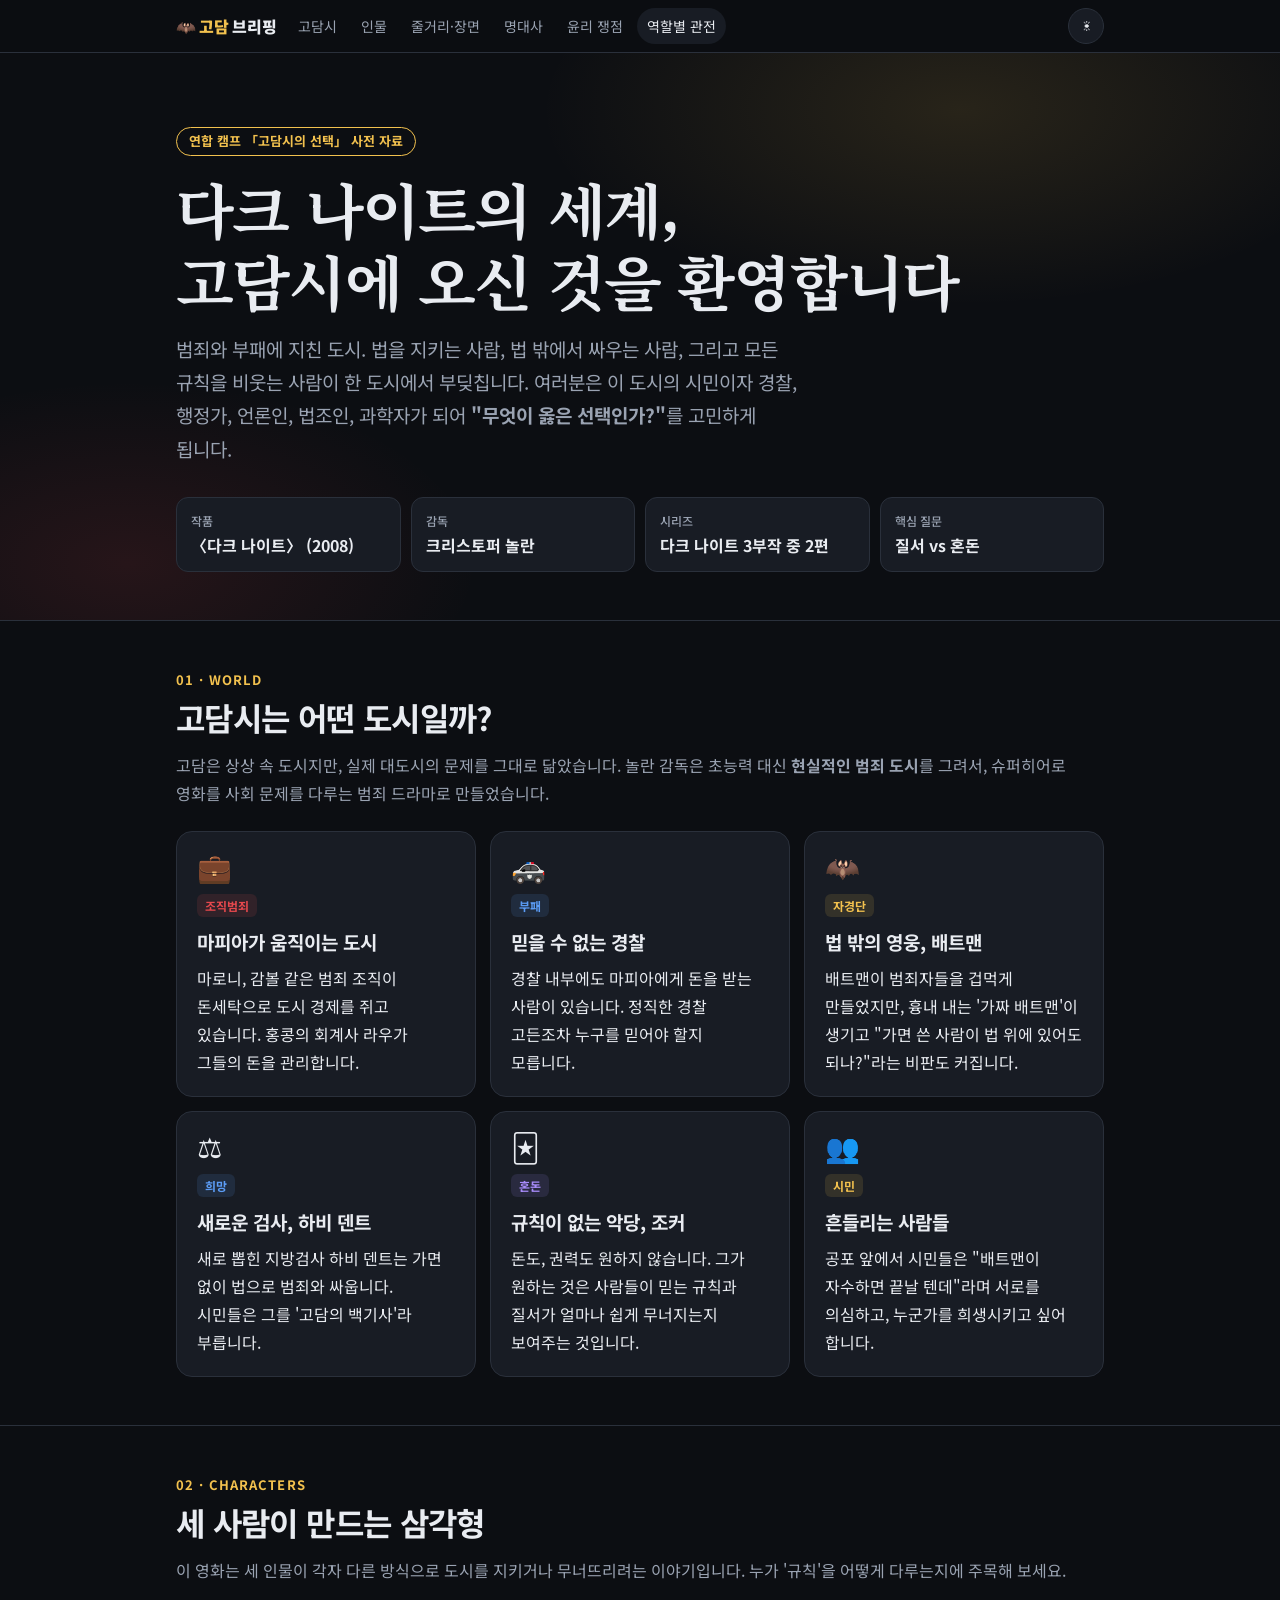
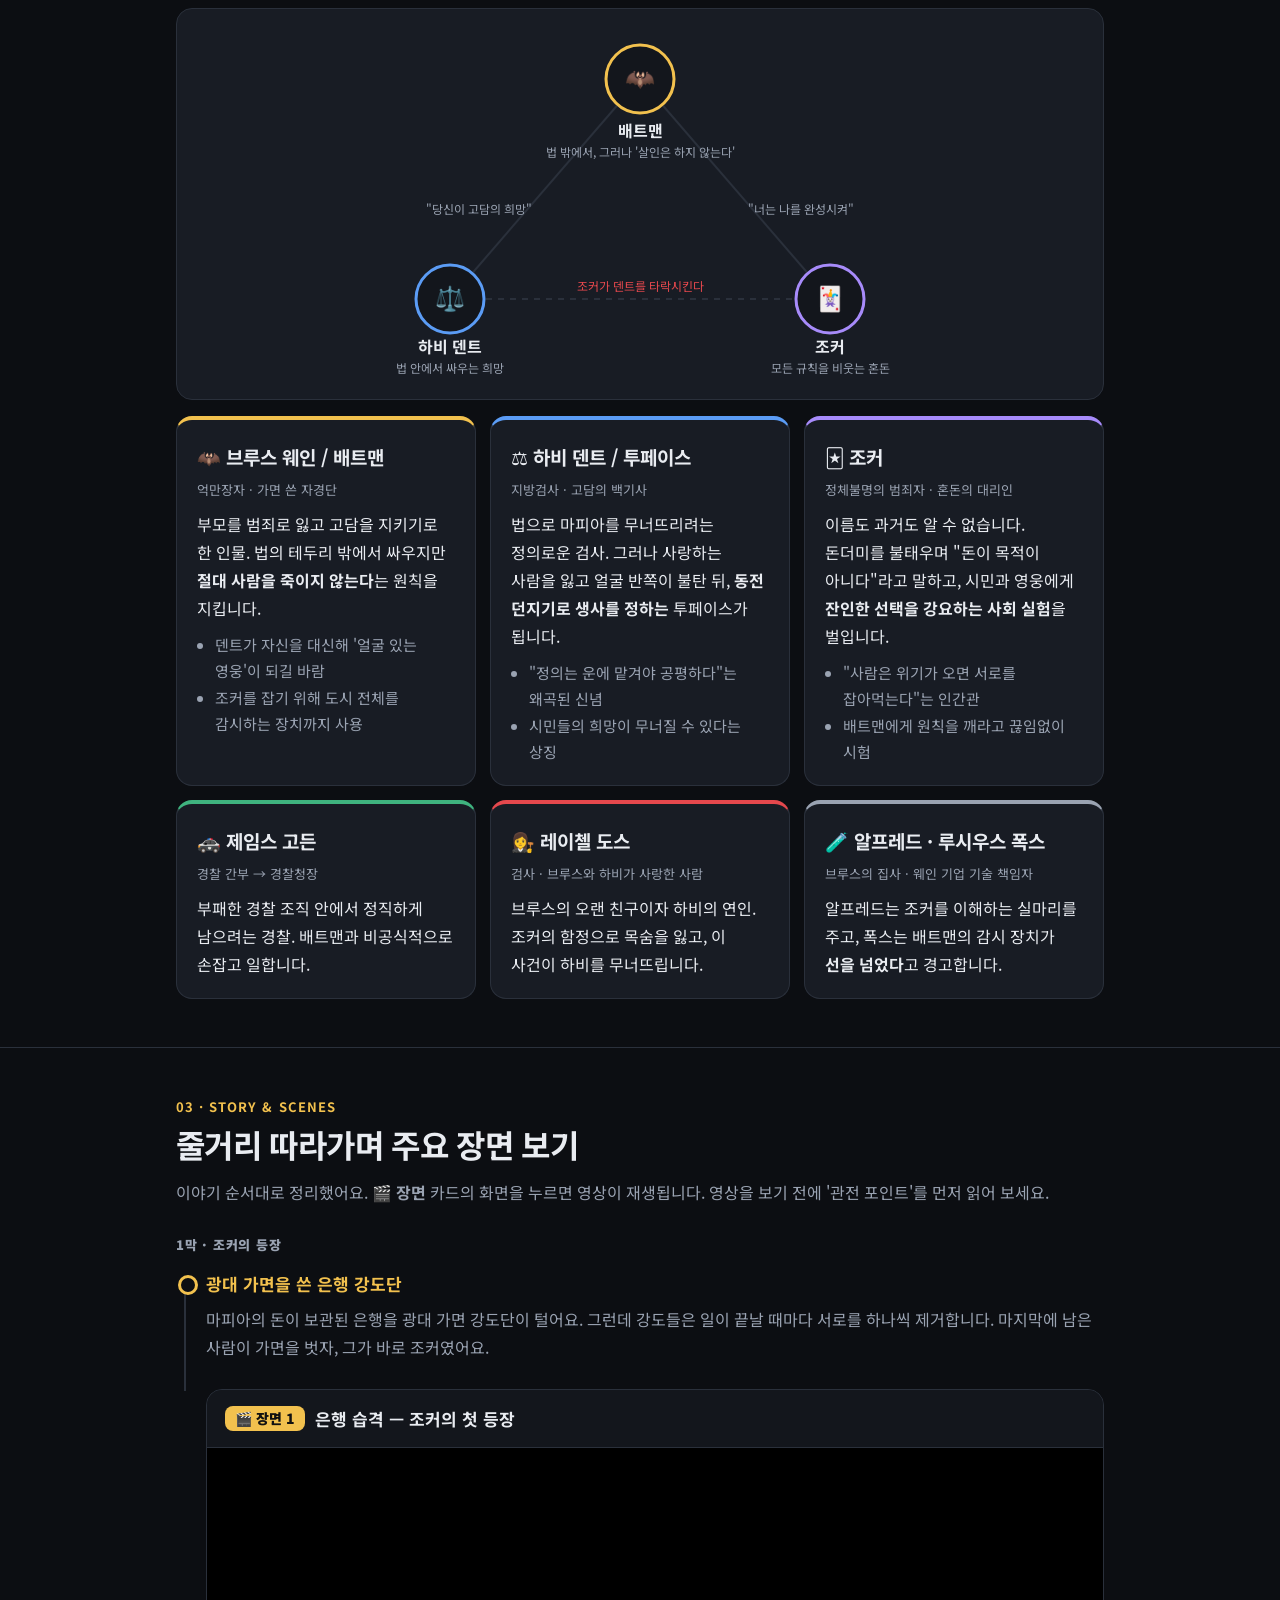
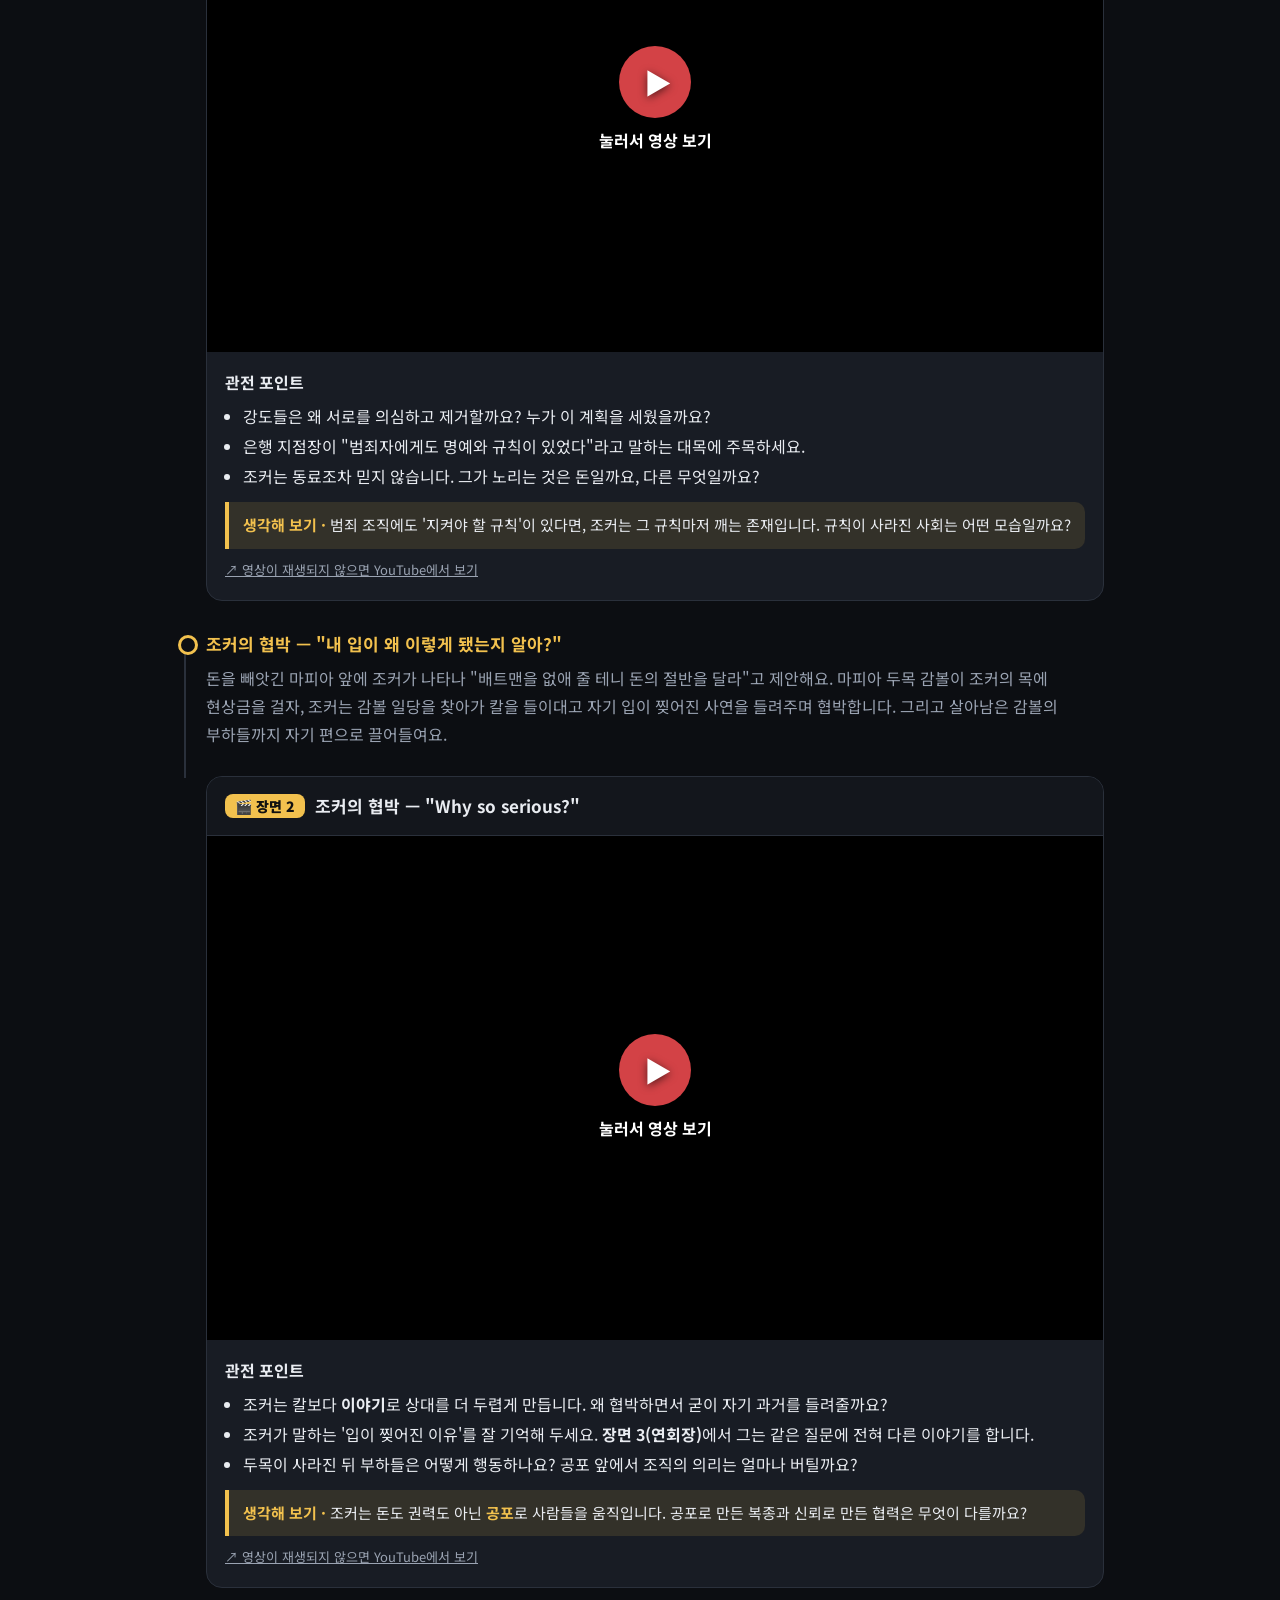
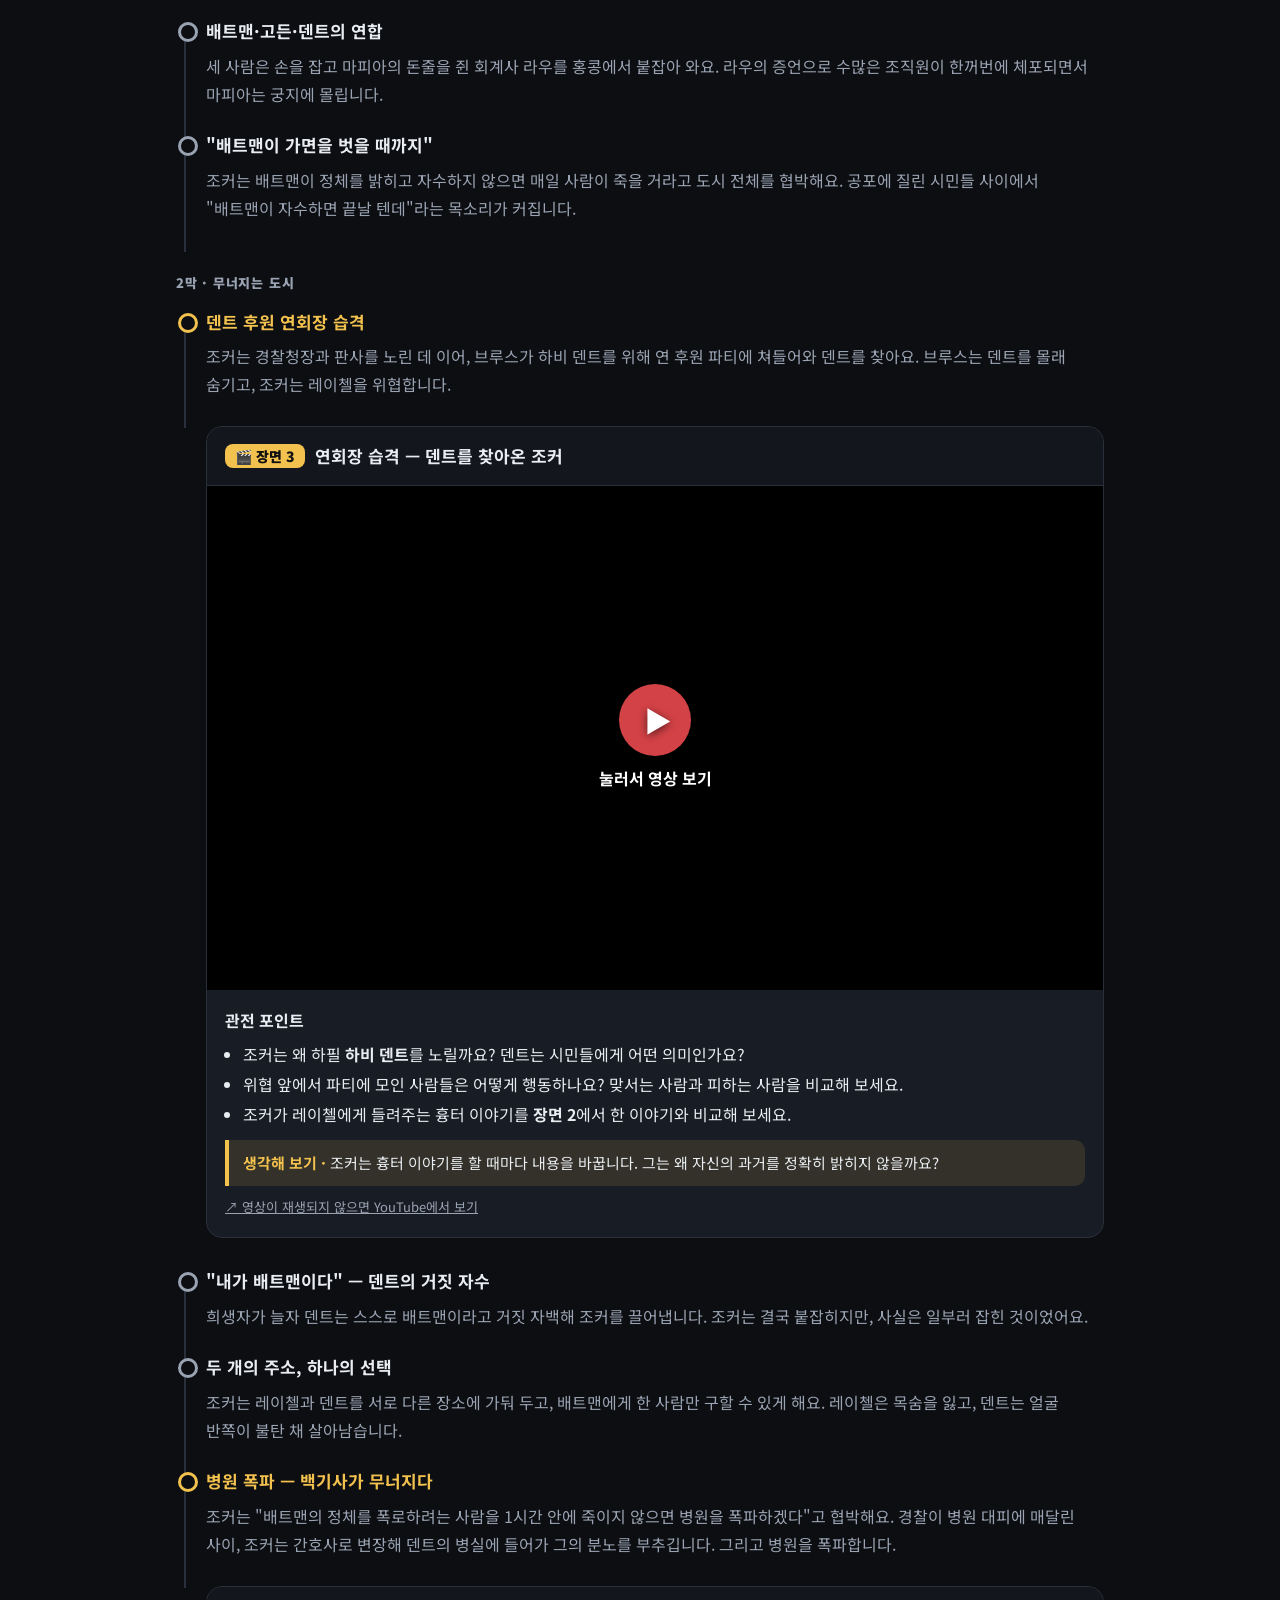
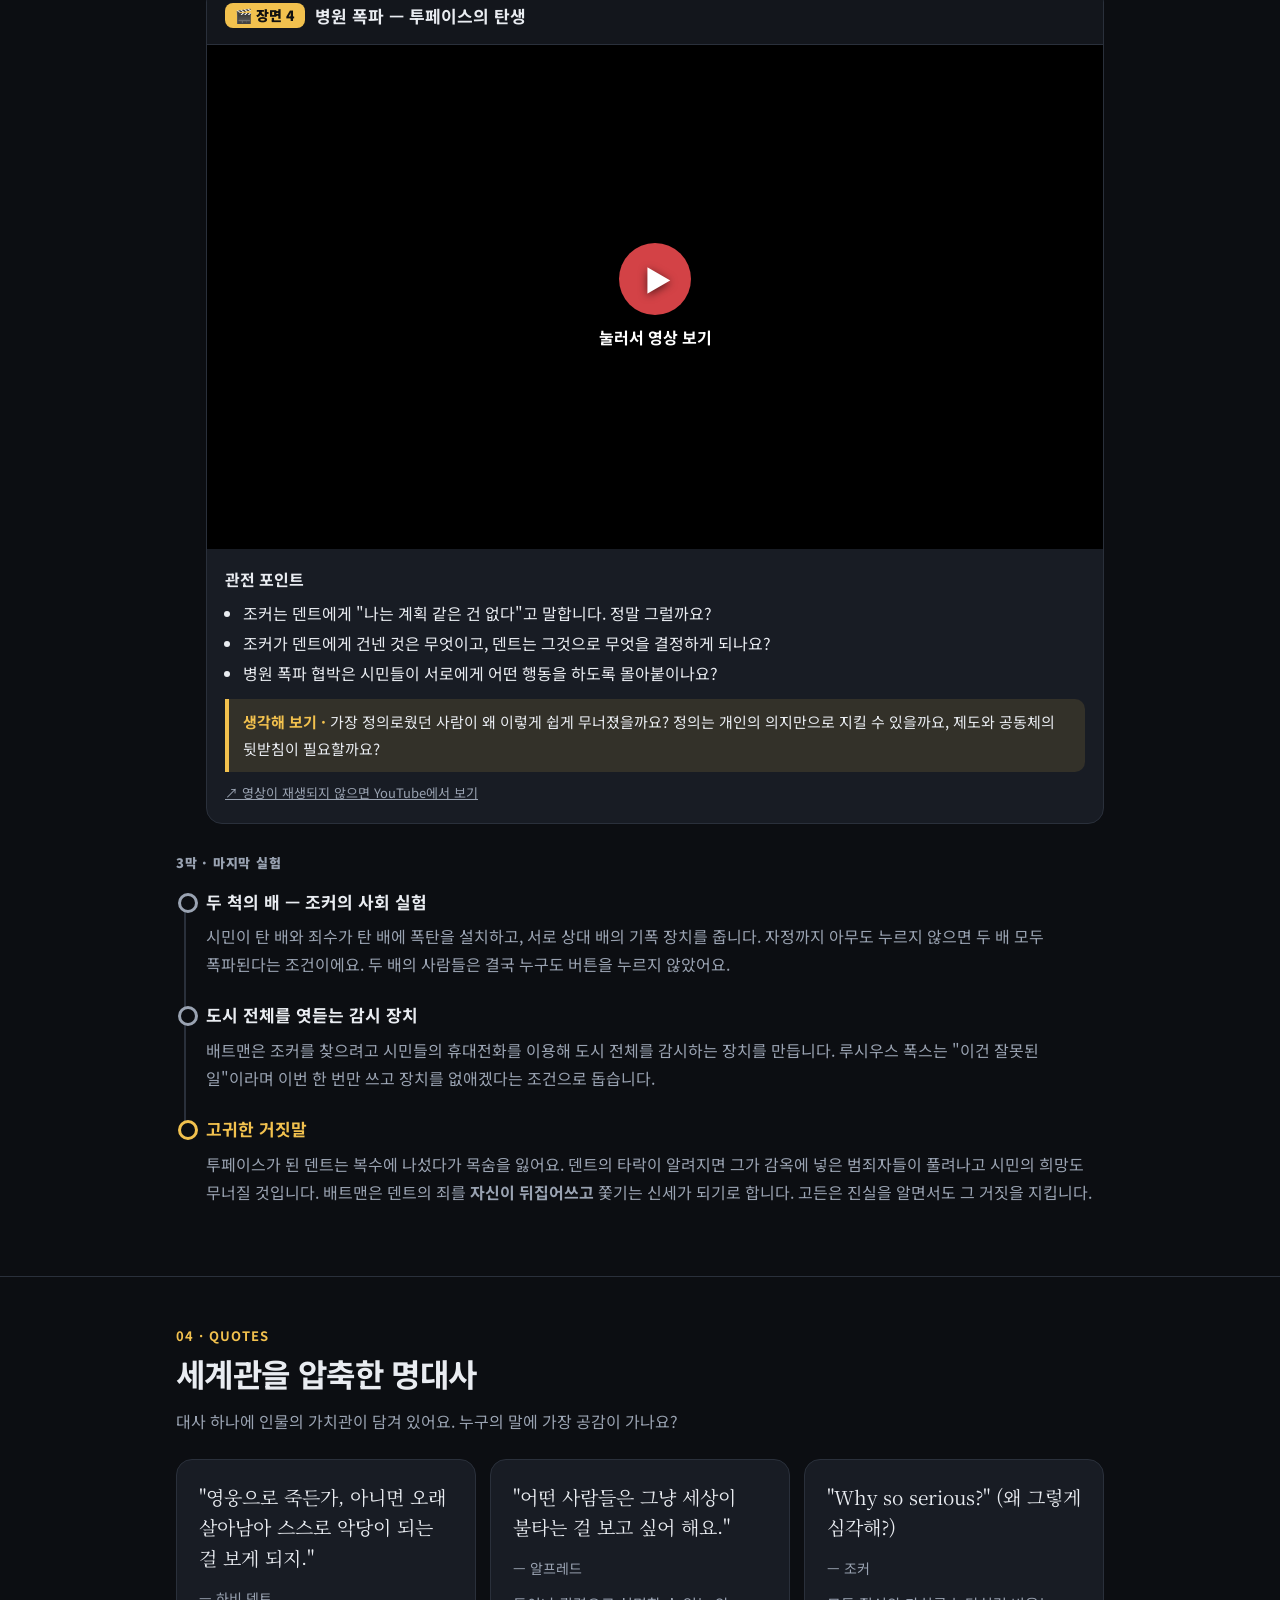
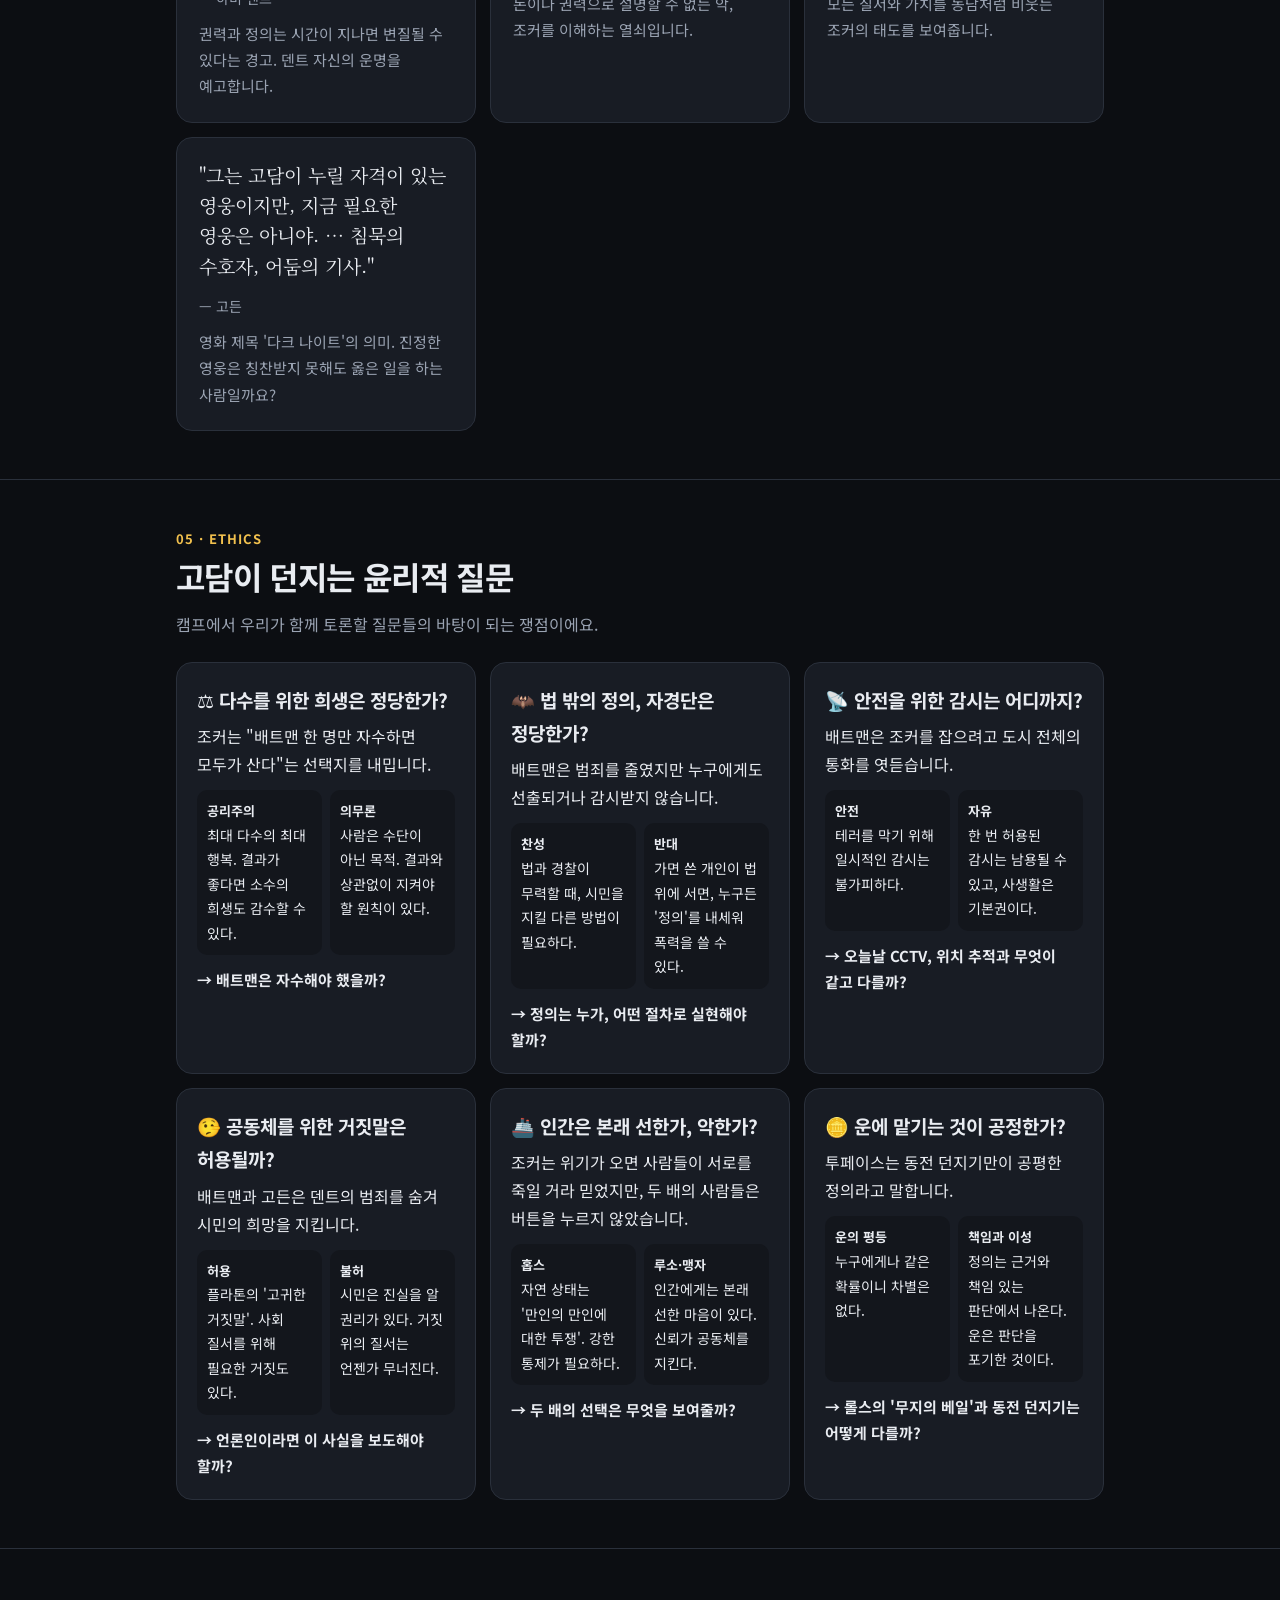
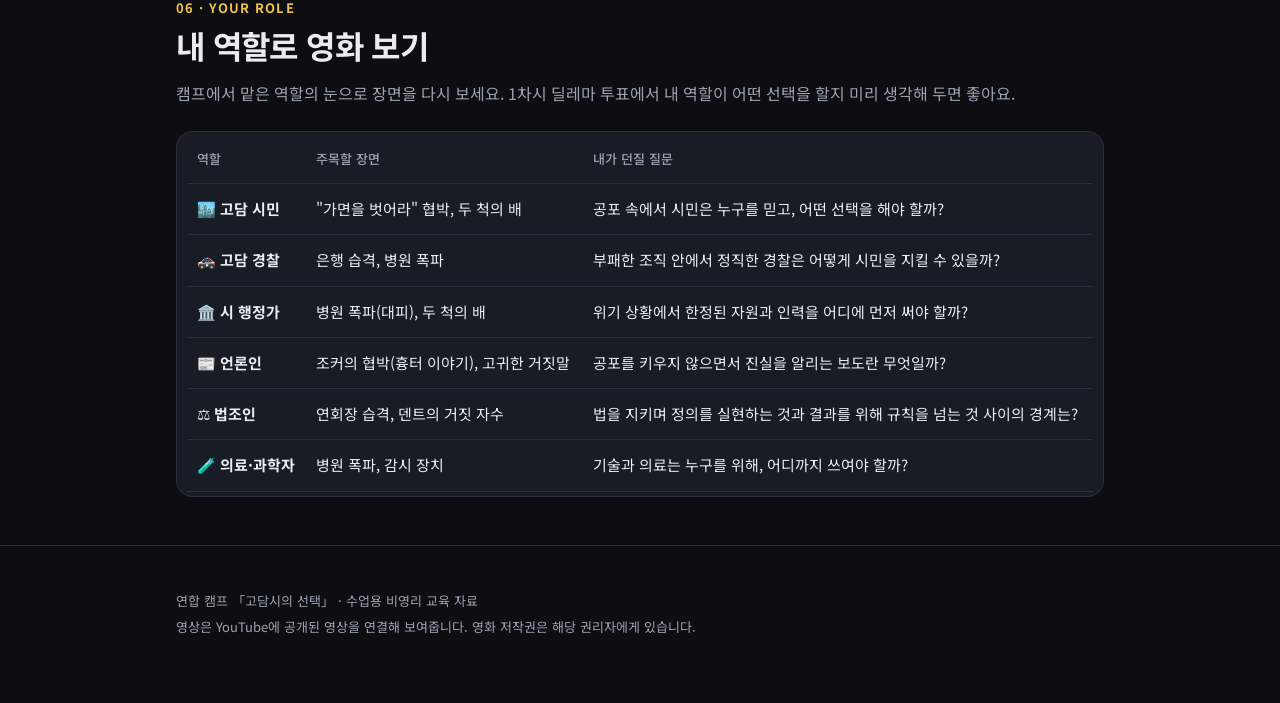
<file: darkknight.html>
<!doctype html>
<html lang="ko">
<head>
<meta charset="utf-8">
<meta name="viewport" content="width=device-width, initial-scale=1">
<title>다크 나이트 세계관</title>
<meta name="description" content="연합 캠프 「고담시의 선택」 사전 자료 — 영화 〈다크 나이트〉(2008)의 세계관, 인물, 줄거리와 주요 장면 영상">
<link rel="preconnect" href="https://fonts.googleapis.com">
<link rel="preconnect" href="https://fonts.gstatic.com" crossorigin>
<link href="https://fonts.googleapis.com/css2?family=Noto+Sans+KR:wght@400;500;700;900&family=Noto+Serif+KR:wght@700;900&display=swap" rel="stylesheet">
<style>
:root{
  --bg:#0c0e12; --bg2:#13161c; --card:#181c24; --line:#2a303b;
  --text:#e9ecf1; --muted:#9aa3b2; --gold:#f2c14e; --gold-soft:rgba(242,193,78,.12);
  --red:#e5484d; --red-soft:rgba(229,72,77,.12); --blue:#5b9cf5; --blue-soft:rgba(91,156,245,.12);
  --green:#3fb37f; --purple:#a78bfa; --purple-soft:rgba(167,139,250,.12);
  --radius:16px; --max:960px;
}
:root[data-theme="light"]{
  --bg:#f5f3ee; --bg2:#ebe8e1; --card:#ffffff; --line:#dcd7cc;
  --text:#1b1d22; --muted:#5d6472; --gold:#a86f00; --gold-soft:rgba(168,111,0,.10);
  --red:#c9302c; --red-soft:rgba(201,48,44,.08); --blue:#2563c9; --blue-soft:rgba(37,99,201,.08);
  --green:#1d8a5a; --purple:#6d4fd1; --purple-soft:rgba(109,79,209,.08);
}
*{box-sizing:border-box}
html{scroll-behavior:smooth}
body{margin:0;background:var(--bg);color:var(--text);font-family:"Noto Sans KR",system-ui,sans-serif;line-height:1.75;font-size:16px;-webkit-font-smoothing:antialiased;word-break:keep-all}
a{color:var(--gold)}
.wrap{max-width:var(--max);margin:0 auto;padding:0 16px}

/* top bar */
.top{position:sticky;top:0;z-index:20;background:color-mix(in srgb,var(--bg) 88%,transparent);backdrop-filter:blur(8px);border-bottom:1px solid var(--line)}
.top .wrap{display:flex;align-items:center;gap:12px;height:52px}
.brand{font-weight:900;letter-spacing:-.02em;white-space:nowrap}
.brand span{color:var(--gold)}
.toc{display:flex;gap:4px;overflow-x:auto;scrollbar-width:none;flex:1}
.toc::-webkit-scrollbar{display:none}
.toc a{color:var(--muted);text-decoration:none;font-size:14px;padding:6px 10px;border-radius:999px;white-space:nowrap}
.toc a:hover,.toc a.on{color:var(--text);background:var(--card)}
.theme{border:1px solid var(--line);background:var(--card);color:var(--text);border-radius:999px;width:36px;height:36px;cursor:pointer;flex-shrink:0}

/* hero */
.hero{padding:72px 0 48px;position:relative;overflow:hidden}
.hero::before{content:"";position:absolute;inset:0;background:radial-gradient(600px 280px at 75% 10%,var(--gold-soft),transparent 70%),radial-gradient(500px 260px at 10% 90%,var(--red-soft),transparent 70%);pointer-events:none}
.kicker{display:inline-block;font-size:13px;font-weight:700;color:var(--gold);border:1px solid var(--gold);border-radius:999px;padding:2px 12px;margin-bottom:16px}
h1{font-family:"Noto Serif KR",serif;font-size:clamp(34px,7vw,60px);line-height:1.2;margin:0 0 16px;letter-spacing:-.03em}
.hero p.lead{font-size:clamp(16px,2.4vw,19px);color:var(--muted);max-width:640px;margin:0}
.facts{display:grid;grid-template-columns:repeat(auto-fit,minmax(150px,1fr));gap:10px;margin-top:32px}
.fact{background:var(--card);border:1px solid var(--line);border-radius:12px;padding:12px 14px}
.fact b{display:block;font-size:12px;color:var(--muted);font-weight:500}
.fact span{font-weight:700}

/* sections */
section{padding:48px 0;border-top:1px solid var(--line)}
.sec-no{font-size:13px;font-weight:700;color:var(--gold);letter-spacing:.08em}
h2{font-size:clamp(24px,4vw,32px);line-height:1.35;margin:4px 0 12px;letter-spacing:-.02em}
h3{font-size:19px;margin:0 0 6px}
.sub{color:var(--muted);margin:0 0 24px}
.grid{display:grid;gap:14px}
.g2{grid-template-columns:repeat(auto-fit,minmax(260px,1fr))}
.g3{grid-template-columns:repeat(auto-fit,minmax(270px,1fr))}
.card{background:var(--card);border:1px solid var(--line);border-radius:var(--radius);padding:20px}
.card p{margin:0}
.card .ico{font-size:28px;line-height:1;margin-bottom:10px}
.tag{display:inline-block;font-size:12px;font-weight:700;border-radius:6px;padding:1px 8px;margin-bottom:8px}
.t-gold{background:var(--gold-soft);color:var(--gold)}
.t-red{background:var(--red-soft);color:var(--red)}
.t-blue{background:var(--blue-soft);color:var(--blue)}
.t-purple{background:var(--purple-soft);color:var(--purple)}
.person{border-top:4px solid var(--c,var(--line))}
.person .role{font-size:13px;color:var(--muted);margin-bottom:8px}
.person ul{margin:10px 0 0;padding-left:18px;color:var(--muted);font-size:15px}

/* triangle */
.tri{display:grid;grid-template-columns:1fr;gap:12px;margin:8px 0 0}
.tri svg{width:100%;max-width:560px;height:auto;display:block;margin:0 auto}
.tri text{font-family:"Noto Sans KR",sans-serif}

/* timeline */
.timeline{position:relative;margin-top:8px}
.act{font-size:13px;font-weight:900;color:var(--muted);letter-spacing:.06em;margin:28px 0 12px}
.step{position:relative;padding:0 0 22px 30px}
.step::before{content:"";position:absolute;left:8px;top:8px;bottom:-8px;width:2px;background:var(--line)}
.step:last-child::before{display:none}
.step::after{content:"";position:absolute;left:2px;top:6px;width:14px;height:14px;border-radius:50%;background:var(--bg);border:3px solid var(--dot,var(--muted))}
.step h3{font-size:17px}
.step p{margin:0;color:var(--muted)}
.step.key{--dot:var(--gold)}
.step.key h3{color:var(--gold)}

/* scene */
.scene{background:var(--card);border:1px solid var(--line);border-radius:var(--radius);overflow:hidden;margin:6px 0 28px 30px}
.scene-head{display:flex;align-items:center;gap:10px;padding:14px 18px;border-bottom:1px solid var(--line);background:var(--bg2)}
.scene-no{background:var(--gold);color:#111;font-weight:900;border-radius:8px;padding:0 10px;font-size:14px;white-space:nowrap}
.scene-head h4{margin:0;font-size:17px}
.video{position:relative;aspect-ratio:16/9;background:#000;cursor:pointer}
.video img{width:100%;height:100%;object-fit:cover;display:block;opacity:.75;transition:opacity .2s}
.video:hover img{opacity:.95}
.video .play{position:absolute;inset:0;display:flex;align-items:center;justify-content:center;flex-direction:column;gap:8px;color:#fff;font-weight:700;text-shadow:0 2px 8px rgba(0,0,0,.6)}
.video .play i{width:72px;height:72px;border-radius:50%;background:rgba(229,72,77,.92);display:flex;align-items:center;justify-content:center;font-style:normal;font-size:28px;padding-left:5px;box-shadow:0 6px 24px rgba(0,0,0,.4)}
.video iframe{position:absolute;inset:0;width:100%;height:100%;border:0}
.scene-body{padding:16px 18px 18px}
.scene-body .watch{font-weight:700;margin:0 0 6px}
.scene-body ul{margin:0 0 12px;padding-left:18px}
.scene-body li{margin:2px 0}
.q{background:var(--gold-soft);border-left:4px solid var(--gold);border-radius:0 10px 10px 0;padding:10px 14px;font-size:15px}
.q b{color:var(--gold)}
.ext{display:inline-block;margin-top:10px;font-size:13px;color:var(--muted)}

/* quotes */
.quote{background:var(--card);border:1px solid var(--line);border-radius:var(--radius);padding:22px}
.quote blockquote{margin:0 0 10px;font-family:"Noto Serif KR",serif;font-size:19px;line-height:1.6}
.quote cite{font-style:normal;color:var(--muted);font-size:14px}
.quote p{margin:10px 0 0;font-size:15px;color:var(--muted)}

/* themes */
.theme-card h3{display:flex;gap:8px;align-items:center}
.theme-card .vs{display:grid;grid-template-columns:1fr 1fr;gap:8px;margin:12px 0}
.theme-card .vs div{background:var(--bg2);border-radius:10px;padding:10px;font-size:14px}
.theme-card .vs b{display:block;font-size:13px}
.theme-card .ask{font-weight:700;font-size:15px;margin-top:10px}

/* role table */
.roles{width:100%;border-collapse:collapse;font-size:15px}
.roles th,.roles td{text-align:left;padding:12px 10px;border-bottom:1px solid var(--line);vertical-align:top}
.roles th{font-size:13px;color:var(--muted);font-weight:500}
.roles td:first-child{white-space:nowrap;font-weight:700}
.table-wrap{overflow-x:auto;background:var(--card);border:1px solid var(--line);border-radius:var(--radius);padding:4px 10px}

footer{padding:40px 0 60px;border-top:1px solid var(--line);color:var(--muted);font-size:13px}
footer p{margin:4px 0}

@media (max-width:600px){
  .scene{margin-left:0}
  .brand small{display:none}
  .theme-card .vs{grid-template-columns:1fr}
}
@media print{
  .top,.video,.theme{display:none}
  body{background:#fff;color:#000}
}
</style>
</head>
<body>

<header class="top">
  <div class="wrap">
    <div class="brand">🦇 <span>고담</span> 브리핑</div>
    <nav class="toc" id="toc">
      <a href="#world">고담시</a>
      <a href="#people">인물</a>
      <a href="#story">줄거리·장면</a>
      <a href="#quotes">명대사</a>
      <a href="#ethics">윤리 쟁점</a>
      <a href="#roles">역할별 관전</a>
    </nav>
    <button class="theme" id="themeBtn" aria-label="밝은/어두운 테마 바꾸기">☾</button>
  </div>
</header>

<main>
  <!-- HERO -->
  <div class="hero">
    <div class="wrap" style="position:relative">
      <span class="kicker">연합 캠프 「고담시의 선택」 사전 자료</span>
      <h1>다크 나이트의 세계,<br>고담시에 오신 것을 환영합니다</h1>
      <p class="lead">범죄와 부패에 지친 도시. 법을 지키는 사람, 법 밖에서 싸우는 사람, 그리고 모든 규칙을 비웃는 사람이 한 도시에서 부딪칩니다. 여러분은 이 도시의 시민이자 경찰, 행정가, 언론인, 법조인, 과학자가 되어 <b>"무엇이 옳은 선택인가?"</b>를 고민하게 됩니다.</p>
      <div class="facts">
        <div class="fact"><b>작품</b><span>〈다크 나이트〉 (2008)</span></div>
        <div class="fact"><b>감독</b><span>크리스토퍼 놀란</span></div>
        <div class="fact"><b>시리즈</b><span>다크 나이트 3부작 중 2편</span></div>
        <div class="fact"><b>핵심 질문</b><span>질서 vs 혼돈</span></div>
      </div>
    </div>
  </div>

  <!-- 1. WORLD -->
  <section id="world">
    <div class="wrap">
      <div class="sec-no">01 · WORLD</div>
      <h2>고담시는 어떤 도시일까?</h2>
      <p class="sub">고담은 상상 속 도시지만, 실제 대도시의 문제를 그대로 닮았습니다. 놀란 감독은 초능력 대신 <b>현실적인 범죄 도시</b>를 그려서, 슈퍼히어로 영화를 사회 문제를 다루는 범죄 드라마로 만들었습니다.</p>
      <div class="grid g3">
        <div class="card"><div class="ico">💼</div><span class="tag t-red">조직범죄</span><h3>마피아가 움직이는 도시</h3><p>마로니, 감볼 같은 범죄 조직이 돈세탁으로 도시 경제를 쥐고 있습니다. 홍콩의 회계사 라우가 그들의 돈을 관리합니다.</p></div>
        <div class="card"><div class="ico">🚓</div><span class="tag t-blue">부패</span><h3>믿을 수 없는 경찰</h3><p>경찰 내부에도 마피아에게 돈을 받는 사람이 있습니다. 정직한 경찰 고든조차 누구를 믿어야 할지 모릅니다.</p></div>
        <div class="card"><div class="ico">🦇</div><span class="tag t-gold">자경단</span><h3>법 밖의 영웅, 배트맨</h3><p>배트맨이 범죄자들을 겁먹게 만들었지만, 흉내 내는 '가짜 배트맨'이 생기고 "가면 쓴 사람이 법 위에 있어도 되나?"라는 비판도 커집니다.</p></div>
        <div class="card"><div class="ico">⚖️</div><span class="tag t-blue">희망</span><h3>새로운 검사, 하비 덴트</h3><p>새로 뽑힌 지방검사 하비 덴트는 가면 없이 법으로 범죄와 싸웁니다. 시민들은 그를 '고담의 백기사'라 부릅니다.</p></div>
        <div class="card"><div class="ico">🃏</div><span class="tag t-purple">혼돈</span><h3>규칙이 없는 악당, 조커</h3><p>돈도, 권력도 원하지 않습니다. 그가 원하는 것은 사람들이 믿는 규칙과 질서가 얼마나 쉽게 무너지는지 보여주는 것입니다.</p></div>
        <div class="card"><div class="ico">👥</div><span class="tag t-gold">시민</span><h3>흔들리는 사람들</h3><p>공포 앞에서 시민들은 "배트맨이 자수하면 끝날 텐데"라며 서로를 의심하고, 누군가를 희생시키고 싶어 합니다.</p></div>
      </div>
    </div>
  </section>

  <!-- 2. PEOPLE -->
  <section id="people">
    <div class="wrap">
      <div class="sec-no">02 · CHARACTERS</div>
      <h2>세 사람이 만드는 삼각형</h2>
      <p class="sub">이 영화는 세 인물이 각자 다른 방식으로 도시를 지키거나 무너뜨리려는 이야기입니다. 누가 '규칙'을 어떻게 다루는지에 주목해 보세요.</p>

      <div class="tri card" style="margin-bottom:16px">
        <svg viewBox="0 0 560 350" role="img" aria-label="배트맨, 하비 덴트, 조커의 관계도">
          <line x1="280" y1="50" x2="90" y2="270" stroke="var(--line)" stroke-width="2"/>
          <line x1="280" y1="50" x2="470" y2="270" stroke="var(--line)" stroke-width="2"/>
          <line x1="90" y1="270" x2="470" y2="270" stroke="var(--line)" stroke-width="2" stroke-dasharray="6 6"/>
          <circle cx="280" cy="50" r="34" fill="var(--bg2)" stroke="var(--gold)" stroke-width="3"/>
          <text x="280" y="58" text-anchor="middle" font-size="24">🦇</text>
          <text x="280" y="108" text-anchor="middle" font-size="16" font-weight="700" fill="var(--text)">배트맨</text>
          <text x="280" y="128" text-anchor="middle" font-size="12" fill="var(--muted)">법 밖에서, 그러나 '살인은 하지 않는다'</text>
          <circle cx="90" cy="270" r="34" fill="var(--bg2)" stroke="var(--blue)" stroke-width="3"/>
          <text x="90" y="278" text-anchor="middle" font-size="24">⚖️</text>
          <text x="90" y="324" text-anchor="middle" font-size="16" font-weight="700" fill="var(--text)">하비 덴트</text>
          <text x="90" y="344" text-anchor="middle" font-size="12" fill="var(--muted)">법 안에서 싸우는 희망</text>
          <circle cx="470" cy="270" r="34" fill="var(--bg2)" stroke="var(--purple)" stroke-width="3"/>
          <text x="470" y="278" text-anchor="middle" font-size="24">🃏</text>
          <text x="470" y="324" text-anchor="middle" font-size="16" font-weight="700" fill="var(--text)">조커</text>
          <text x="470" y="344" text-anchor="middle" font-size="12" fill="var(--muted)">모든 규칙을 비웃는 혼돈</text>
          <text x="172" y="185" text-anchor="end" font-size="12" fill="var(--muted)">"당신이 고담의 희망"</text>
          <text x="388" y="185" text-anchor="start" font-size="12" fill="var(--muted)">"너는 나를 완성시켜"</text>
          <text x="280" y="262" text-anchor="middle" font-size="12" fill="var(--red)">조커가 덴트를 타락시킨다</text>
        </svg>
      </div>

      <div class="grid g3">
        <div class="card person" style="--c:var(--gold)">
          <h3>🦇 브루스 웨인 / 배트맨</h3>
          <div class="role">억만장자 · 가면 쓴 자경단</div>
          <p>부모를 범죄로 잃고 고담을 지키기로 한 인물. 법의 테두리 밖에서 싸우지만 <b>절대 사람을 죽이지 않는다</b>는 원칙을 지킵니다.</p>
          <ul><li>덴트가 자신을 대신해 '얼굴 있는 영웅'이 되길 바람</li><li>조커를 잡기 위해 도시 전체를 감시하는 장치까지 사용</li></ul>
        </div>
        <div class="card person" style="--c:var(--blue)">
          <h3>⚖️ 하비 덴트 / 투페이스</h3>
          <div class="role">지방검사 · 고담의 백기사</div>
          <p>법으로 마피아를 무너뜨리려는 정의로운 검사. 그러나 사랑하는 사람을 잃고 얼굴 반쪽이 불탄 뒤, <b>동전 던지기로 생사를 정하는</b> 투페이스가 됩니다.</p>
          <ul><li>"정의는 운에 맡겨야 공평하다"는 왜곡된 신념</li><li>시민들의 희망이 무너질 수 있다는 상징</li></ul>
        </div>
        <div class="card person" style="--c:var(--purple)">
          <h3>🃏 조커</h3>
          <div class="role">정체불명의 범죄자 · 혼돈의 대리인</div>
          <p>이름도 과거도 알 수 없습니다. 돈더미를 불태우며 "돈이 목적이 아니다"라고 말하고, 시민과 영웅에게 <b>잔인한 선택을 강요하는 사회 실험</b>을 벌입니다.</p>
          <ul><li>"사람은 위기가 오면 서로를 잡아먹는다"는 인간관</li><li>배트맨에게 원칙을 깨라고 끊임없이 시험</li></ul>
        </div>
        <div class="card person" style="--c:var(--green)">
          <h3>🚓 제임스 고든</h3>
          <div class="role">경찰 간부 → 경찰청장</div>
          <p>부패한 경찰 조직 안에서 정직하게 남으려는 경찰. 배트맨과 비공식적으로 손잡고 일합니다.</p>
        </div>
        <div class="card person" style="--c:var(--red)">
          <h3>👩‍⚖️ 레이첼 도스</h3>
          <div class="role">검사 · 브루스와 하비가 사랑한 사람</div>
          <p>브루스의 오랜 친구이자 하비의 연인. 조커의 함정으로 목숨을 잃고, 이 사건이 하비를 무너뜨립니다.</p>
        </div>
        <div class="card person" style="--c:var(--muted)">
          <h3>🧪 알프레드 · 루시우스 폭스</h3>
          <div class="role">브루스의 집사 · 웨인 기업 기술 책임자</div>
          <p>알프레드는 조커를 이해하는 실마리를 주고, 폭스는 배트맨의 감시 장치가 <b>선을 넘었다</b>고 경고합니다.</p>
        </div>
      </div>
    </div>
  </section>

  <!-- 3. STORY + SCENES -->
  <section id="story">
    <div class="wrap">
      <div class="sec-no">03 · STORY & SCENES</div>
      <h2>줄거리 따라가며 주요 장면 보기</h2>
      <p class="sub">이야기 순서대로 정리했어요. <b>🎬 장면</b> 카드의 화면을 누르면 영상이 재생됩니다. 영상을 보기 전에 '관전 포인트'를 먼저 읽어 보세요.</p>

      <div class="timeline">
        <div class="act">1막 · 조커의 등장</div>

        <div class="step key">
          <h3>광대 가면을 쓴 은행 강도단</h3>
          <p>마피아의 돈이 보관된 은행을 광대 가면 강도단이 털어요. 그런데 강도들은 일이 끝날 때마다 서로를 하나씩 제거합니다. 마지막에 남은 사람이 가면을 벗자, 그가 바로 조커였어요.</p>
        </div>
        <div class="scene">
          <div class="scene-head"><span class="scene-no">🎬 장면 1</span><h4>은행 습격 — 조커의 첫 등장</h4></div>
          <div class="video" data-id="wXy-ZYf2tfg" data-title="은행 습격 장면"></div>
          <div class="scene-body">
            <p class="watch">관전 포인트</p>
            <ul>
              <li>강도들은 왜 서로를 의심하고 제거할까요? 누가 이 계획을 세웠을까요?</li>
              <li>은행 지점장이 "범죄자에게도 명예와 규칙이 있었다"라고 말하는 대목에 주목하세요.</li>
              <li>조커는 동료조차 믿지 않습니다. 그가 노리는 것은 돈일까요, 다른 무엇일까요?</li>
            </ul>
            <div class="q"><b>생각해 보기 ·</b> 범죄 조직에도 '지켜야 할 규칙'이 있다면, 조커는 그 규칙마저 깨는 존재입니다. 규칙이 사라진 사회는 어떤 모습일까요?</div>
          </div>
        </div>

        <div class="step key">
          <h3>조커의 협박 — "내 입이 왜 이렇게 됐는지 알아?"</h3>
          <p>돈을 빼앗긴 마피아 앞에 조커가 나타나 "배트맨을 없애 줄 테니 돈의 절반을 달라"고 제안해요. 마피아 두목 감볼이 조커의 목에 현상금을 걸자, 조커는 감볼 일당을 찾아가 칼을 들이대고 자기 입이 찢어진 사연을 들려주며 협박합니다. 그리고 살아남은 감볼의 부하들까지 자기 편으로 끌어들여요.</p>
        </div>
        <div class="scene">
          <div class="scene-head"><span class="scene-no">🎬 장면 2</span><h4>조커의 협박 — "Why so serious?"</h4></div>
          <div class="video" data-id="hN2l13s2haw" data-title="조커의 협박 장면"></div>
          <div class="scene-body">
            <p class="watch">관전 포인트</p>
            <ul>
              <li>조커는 칼보다 <b>이야기</b>로 상대를 더 두렵게 만듭니다. 왜 협박하면서 굳이 자기 과거를 들려줄까요?</li>
              <li>조커가 말하는 '입이 찢어진 이유'를 잘 기억해 두세요. <b>장면 3(연회장)</b>에서 그는 같은 질문에 전혀 다른 이야기를 합니다.</li>
              <li>두목이 사라진 뒤 부하들은 어떻게 행동하나요? 공포 앞에서 조직의 의리는 얼마나 버틸까요?</li>
            </ul>
            <div class="q"><b>생각해 보기 ·</b> 조커는 돈도 권력도 아닌 <b>공포</b>로 사람들을 움직입니다. 공포로 만든 복종과 신뢰로 만든 협력은 무엇이 다를까요?</div>
          </div>
        </div>

        <div class="step">
          <h3>배트맨·고든·덴트의 연합</h3>
          <p>세 사람은 손을 잡고 마피아의 돈줄을 쥔 회계사 라우를 홍콩에서 붙잡아 와요. 라우의 증언으로 수많은 조직원이 한꺼번에 체포되면서 마피아는 궁지에 몰립니다.</p>
        </div>

        <div class="step">
          <h3>"배트맨이 가면을 벗을 때까지"</h3>
          <p>조커는 배트맨이 정체를 밝히고 자수하지 않으면 매일 사람이 죽을 거라고 도시 전체를 협박해요. 공포에 질린 시민들 사이에서 "배트맨이 자수하면 끝날 텐데"라는 목소리가 커집니다.</p>
        </div>

        <div class="act">2막 · 무너지는 도시</div>

        <div class="step key">
          <h3>덴트 후원 연회장 습격</h3>
          <p>조커는 경찰청장과 판사를 노린 데 이어, 브루스가 하비 덴트를 위해 연 후원 파티에 쳐들어와 덴트를 찾아요. 브루스는 덴트를 몰래 숨기고, 조커는 레이첼을 위협합니다.</p>
        </div>
        <div class="scene">
          <div class="scene-head"><span class="scene-no">🎬 장면 3</span><h4>연회장 습격 — 덴트를 찾아온 조커</h4></div>
          <div class="video" data-id="DyQdCX44wHQ" data-title="연회장 습격 장면"></div>
          <div class="scene-body">
            <p class="watch">관전 포인트</p>
            <ul>
              <li>조커는 왜 하필 <b>하비 덴트</b>를 노릴까요? 덴트는 시민들에게 어떤 의미인가요?</li>
              <li>위협 앞에서 파티에 모인 사람들은 어떻게 행동하나요? 맞서는 사람과 피하는 사람을 비교해 보세요.</li>
              <li>조커가 레이첼에게 들려주는 흉터 이야기를 <b>장면 2</b>에서 한 이야기와 비교해 보세요.</li>
            </ul>
            <div class="q"><b>생각해 보기 ·</b> 조커는 흉터 이야기를 할 때마다 내용을 바꿉니다. 그는 왜 자신의 과거를 정확히 밝히지 않을까요?</div>
          </div>
        </div>

        <div class="step">
          <h3>"내가 배트맨이다" — 덴트의 거짓 자수</h3>
          <p>희생자가 늘자 덴트는 스스로 배트맨이라고 거짓 자백해 조커를 끌어냅니다. 조커는 결국 붙잡히지만, 사실은 일부러 잡힌 것이었어요.</p>
        </div>
        <div class="step">
          <h3>두 개의 주소, 하나의 선택</h3>
          <p>조커는 레이첼과 덴트를 서로 다른 장소에 가둬 두고, 배트맨에게 한 사람만 구할 수 있게 해요. 레이첼은 목숨을 잃고, 덴트는 얼굴 반쪽이 불탄 채 살아남습니다.</p>
        </div>

        <div class="step key">
          <h3>병원 폭파 — 백기사가 무너지다</h3>
          <p>조커는 "배트맨의 정체를 폭로하려는 사람을 1시간 안에 죽이지 않으면 병원을 폭파하겠다"고 협박해요. 경찰이 병원 대피에 매달린 사이, 조커는 간호사로 변장해 덴트의 병실에 들어가 그의 분노를 부추깁니다. 그리고 병원을 폭파합니다.</p>
        </div>
        <div class="scene">
          <div class="scene-head"><span class="scene-no">🎬 장면 4</span><h4>병원 폭파 — 투페이스의 탄생</h4></div>
          <div class="video" data-id="xXt7PiFDtQs" data-title="병원 폭파 장면"></div>
          <div class="scene-body">
            <p class="watch">관전 포인트</p>
            <ul>
              <li>조커는 덴트에게 "나는 계획 같은 건 없다"고 말합니다. 정말 그럴까요?</li>
              <li>조커가 덴트에게 건넨 것은 무엇이고, 덴트는 그것으로 무엇을 결정하게 되나요?</li>
              <li>병원 폭파 협박은 시민들이 서로에게 어떤 행동을 하도록 몰아붙이나요?</li>
            </ul>
            <div class="q"><b>생각해 보기 ·</b> 가장 정의로웠던 사람이 왜 이렇게 쉽게 무너졌을까요? 정의는 개인의 의지만으로 지킬 수 있을까요, 제도와 공동체의 뒷받침이 필요할까요?</div>
          </div>
        </div>

        <div class="act">3막 · 마지막 실험</div>

        <div class="step">
          <h3>두 척의 배 — 조커의 사회 실험</h3>
          <p>시민이 탄 배와 죄수가 탄 배에 폭탄을 설치하고, 서로 상대 배의 기폭 장치를 줍니다. 자정까지 아무도 누르지 않으면 두 배 모두 폭파된다는 조건이에요. 두 배의 사람들은 결국 누구도 버튼을 누르지 않았어요.</p>
        </div>
        <div class="step">
          <h3>도시 전체를 엿듣는 감시 장치</h3>
          <p>배트맨은 조커를 찾으려고 시민들의 휴대전화를 이용해 도시 전체를 감시하는 장치를 만듭니다. 루시우스 폭스는 "이건 잘못된 일"이라며 이번 한 번만 쓰고 장치를 없애겠다는 조건으로 돕습니다.</p>
        </div>
        <div class="step key">
          <h3>고귀한 거짓말</h3>
          <p>투페이스가 된 덴트는 복수에 나섰다가 목숨을 잃어요. 덴트의 타락이 알려지면 그가 감옥에 넣은 범죄자들이 풀려나고 시민의 희망도 무너질 것입니다. 배트맨은 덴트의 죄를 <b>자신이 뒤집어쓰고</b> 쫓기는 신세가 되기로 합니다. 고든은 진실을 알면서도 그 거짓을 지킵니다.</p>
        </div>
      </div>
    </div>
  </section>

  <!-- 4. QUOTES -->
  <section id="quotes">
    <div class="wrap">
      <div class="sec-no">04 · QUOTES</div>
      <h2>세계관을 압축한 명대사</h2>
      <p class="sub">대사 하나에 인물의 가치관이 담겨 있어요. 누구의 말에 가장 공감이 가나요?</p>
      <div class="grid g2">
        <div class="quote"><blockquote>"영웅으로 죽든가, 아니면 오래 살아남아 스스로 악당이 되는 걸 보게 되지."</blockquote><cite>— 하비 덴트</cite><p>권력과 정의는 시간이 지나면 변질될 수 있다는 경고. 덴트 자신의 운명을 예고합니다.</p></div>
        <div class="quote"><blockquote>"어떤 사람들은 그냥 세상이 불타는 걸 보고 싶어 해요."</blockquote><cite>— 알프레드</cite><p>돈이나 권력으로 설명할 수 없는 악, 조커를 이해하는 열쇠입니다.</p></div>
        <div class="quote"><blockquote>"Why so serious?" (왜 그렇게 심각해?)</blockquote><cite>— 조커</cite><p>모든 질서와 가치를 농담처럼 비웃는 조커의 태도를 보여줍니다.</p></div>
        <div class="quote"><blockquote>"그는 고담이 누릴 자격이 있는 영웅이지만, 지금 필요한 영웅은 아니야. … 침묵의 수호자, 어둠의 기사."</blockquote><cite>— 고든</cite><p>영화 제목 '다크 나이트'의 의미. 진정한 영웅은 칭찬받지 못해도 옳은 일을 하는 사람일까요?</p></div>
      </div>
    </div>
  </section>

  <!-- 5. ETHICS -->
  <section id="ethics">
    <div class="wrap">
      <div class="sec-no">05 · ETHICS</div>
      <h2>고담이 던지는 윤리적 질문</h2>
      <p class="sub">캠프에서 우리가 함께 토론할 질문들의 바탕이 되는 쟁점이에요.</p>
      <div class="grid g2">
        <div class="card theme-card">
          <h3>⚖️ 다수를 위한 희생은 정당한가?</h3>
          <p>조커는 "배트맨 한 명만 자수하면 모두가 산다"는 선택지를 내밉니다.</p>
          <div class="vs"><div><b>공리주의</b>최대 다수의 최대 행복. 결과가 좋다면 소수의 희생도 감수할 수 있다.</div><div><b>의무론</b>사람은 수단이 아닌 목적. 결과와 상관없이 지켜야 할 원칙이 있다.</div></div>
          <p class="ask">→ 배트맨은 자수해야 했을까?</p>
        </div>
        <div class="card theme-card">
          <h3>🦇 법 밖의 정의, 자경단은 정당한가?</h3>
          <p>배트맨은 범죄를 줄였지만 누구에게도 선출되거나 감시받지 않습니다.</p>
          <div class="vs"><div><b>찬성</b>법과 경찰이 무력할 때, 시민을 지킬 다른 방법이 필요하다.</div><div><b>반대</b>가면 쓴 개인이 법 위에 서면, 누구든 '정의'를 내세워 폭력을 쓸 수 있다.</div></div>
          <p class="ask">→ 정의는 누가, 어떤 절차로 실현해야 할까?</p>
        </div>
        <div class="card theme-card">
          <h3>📡 안전을 위한 감시는 어디까지?</h3>
          <p>배트맨은 조커를 잡으려고 도시 전체의 통화를 엿듣습니다.</p>
          <div class="vs"><div><b>안전</b>테러를 막기 위해 일시적인 감시는 불가피하다.</div><div><b>자유</b>한 번 허용된 감시는 남용될 수 있고, 사생활은 기본권이다.</div></div>
          <p class="ask">→ 오늘날 CCTV, 위치 추적과 무엇이 같고 다를까?</p>
        </div>
        <div class="card theme-card">
          <h3>🤥 공동체를 위한 거짓말은 허용될까?</h3>
          <p>배트맨과 고든은 덴트의 범죄를 숨겨 시민의 희망을 지킵니다.</p>
          <div class="vs"><div><b>허용</b>플라톤의 '고귀한 거짓말'. 사회 질서를 위해 필요한 거짓도 있다.</div><div><b>불허</b>시민은 진실을 알 권리가 있다. 거짓 위의 질서는 언젠가 무너진다.</div></div>
          <p class="ask">→ 언론인이라면 이 사실을 보도해야 할까?</p>
        </div>
        <div class="card theme-card">
          <h3>🚢 인간은 본래 선한가, 악한가?</h3>
          <p>조커는 위기가 오면 사람들이 서로를 죽일 거라 믿었지만, 두 배의 사람들은 버튼을 누르지 않았습니다.</p>
          <div class="vs"><div><b>홉스</b>자연 상태는 '만인의 만인에 대한 투쟁'. 강한 통제가 필요하다.</div><div><b>루소·맹자</b>인간에게는 본래 선한 마음이 있다. 신뢰가 공동체를 지킨다.</div></div>
          <p class="ask">→ 두 배의 선택은 무엇을 보여줄까?</p>
        </div>
        <div class="card theme-card">
          <h3>🪙 운에 맡기는 것이 공정한가?</h3>
          <p>투페이스는 동전 던지기만이 공평한 정의라고 말합니다.</p>
          <div class="vs"><div><b>운의 평등</b>누구에게나 같은 확률이니 차별은 없다.</div><div><b>책임과 이성</b>정의는 근거와 책임 있는 판단에서 나온다. 운은 판단을 포기한 것이다.</div></div>
          <p class="ask">→ 롤스의 '무지의 베일'과 동전 던지기는 어떻게 다를까?</p>
        </div>
      </div>
    </div>
  </section>

  <!-- 6. ROLES -->
  <section id="roles">
    <div class="wrap">
      <div class="sec-no">06 · YOUR ROLE</div>
      <h2>내 역할로 영화 보기</h2>
      <p class="sub">캠프에서 맡은 역할의 눈으로 장면을 다시 보세요. 1차시 딜레마 투표에서 내 역할이 어떤 선택을 할지 미리 생각해 두면 좋아요.</p>
      <div class="table-wrap">
        <table class="roles">
          <thead><tr><th>역할</th><th>주목할 장면</th><th>내가 던질 질문</th></tr></thead>
          <tbody>
            <tr><td>🏙️ 고담 시민</td><td>"가면을 벗어라" 협박, 두 척의 배</td><td>공포 속에서 시민은 누구를 믿고, 어떤 선택을 해야 할까?</td></tr>
            <tr><td>🚓 고담 경찰</td><td>은행 습격, 병원 폭파</td><td>부패한 조직 안에서 정직한 경찰은 어떻게 시민을 지킬 수 있을까?</td></tr>
            <tr><td>🏛️ 시 행정가</td><td>병원 폭파(대피), 두 척의 배</td><td>위기 상황에서 한정된 자원과 인력을 어디에 먼저 써야 할까?</td></tr>
            <tr><td>📰 언론인</td><td>조커의 협박(흉터 이야기), 고귀한 거짓말</td><td>공포를 키우지 않으면서 진실을 알리는 보도란 무엇일까?</td></tr>
            <tr><td>⚖️ 법조인</td><td>연회장 습격, 덴트의 거짓 자수</td><td>법을 지키며 정의를 실현하는 것과 결과를 위해 규칙을 넘는 것 사이의 경계는?</td></tr>
            <tr><td>🧪 의료·과학자</td><td>병원 폭파, 감시 장치</td><td>기술과 의료는 누구를 위해, 어디까지 쓰여야 할까?</td></tr>
          </tbody>
        </table>
      </div>
    </div>
  </section>
</main>

<footer>
  <div class="wrap">
    <p>연합 캠프 「고담시의 선택」 · 수업용 비영리 교육 자료</p>
    <p>영상은 YouTube에 공개된 영상을 연결해 보여줍니다. 영화 저작권은 해당 권리자에게 있습니다.</p>
  </div>
</footer>

<script>
// 영상: 썸네일을 먼저 보여주고, 누르면 그때 플레이어를 불러옵니다 (학교 와이파이 부담 줄이기)
document.querySelectorAll('.video').forEach(function(box){
  var id = box.dataset.id, title = box.dataset.title;
  box.innerHTML =
    '<img loading="lazy" alt="' + title + ' 썸네일" src="https://i.ytimg.com/vi/' + id + '/hqdefault.jpg" onerror="this.remove()">' +
    '<div class="play"><i>▶</i><span>눌러서 영상 보기</span></div>';
  box.setAttribute('role','button');
  box.setAttribute('tabindex','0');
  box.setAttribute('aria-label', title + ' 재생');
  function load(){
    if (box.dataset.loaded) return;
    box.dataset.loaded = '1';
    box.innerHTML = '<iframe src="https://www.youtube-nocookie.com/embed/' + id +
      '?autoplay=1&rel=0&playsinline=1" title="' + title +
      '" allow="accelerometer; autoplay; clipboard-write; encrypted-media; gyroscope; picture-in-picture" allowfullscreen></iframe>';
  }
  box.addEventListener('click', load);
  box.addEventListener('keydown', function(e){ if(e.key==='Enter'||e.key===' '){ e.preventDefault(); load(); } });
  var link = document.createElement('a');
  link.className = 'ext';
  link.href = 'https://www.youtube.com/watch?v=' + id;
  link.target = '_blank'; link.rel = 'noopener';
  link.textContent = '↗ 영상이 재생되지 않으면 YouTube에서 보기';
  box.parentElement.querySelector('.scene-body').appendChild(link);
});

// 테마 전환
(function(){
  var btn = document.getElementById('themeBtn'), root = document.documentElement;
  var saved = null; try { saved = localStorage.getItem('gotham-theme'); } catch(e){}
  if (saved) root.dataset.theme = saved;
  function sync(){ btn.textContent = root.dataset.theme === 'light' ? '☾' : '☀︎'; }
  sync();
  btn.addEventListener('click', function(){
    root.dataset.theme = root.dataset.theme === 'light' ? 'dark' : 'light';
    try { localStorage.setItem('gotham-theme', root.dataset.theme); } catch(e){}
    sync();
  });
})();

// 목차 현재 위치 표시
(function(){
  var links = [].slice.call(document.querySelectorAll('#toc a'));
  var obs = new IntersectionObserver(function(entries){
    entries.forEach(function(en){
      if (en.isIntersecting) links.forEach(function(a){ a.classList.toggle('on', a.getAttribute('href') === '#' + en.target.id); });
    });
  }, { rootMargin: '-40% 0px -55% 0px' });
  document.querySelectorAll('main section').forEach(function(s){ obs.observe(s); });
})();
</script>
</body>
</html>
</file>
